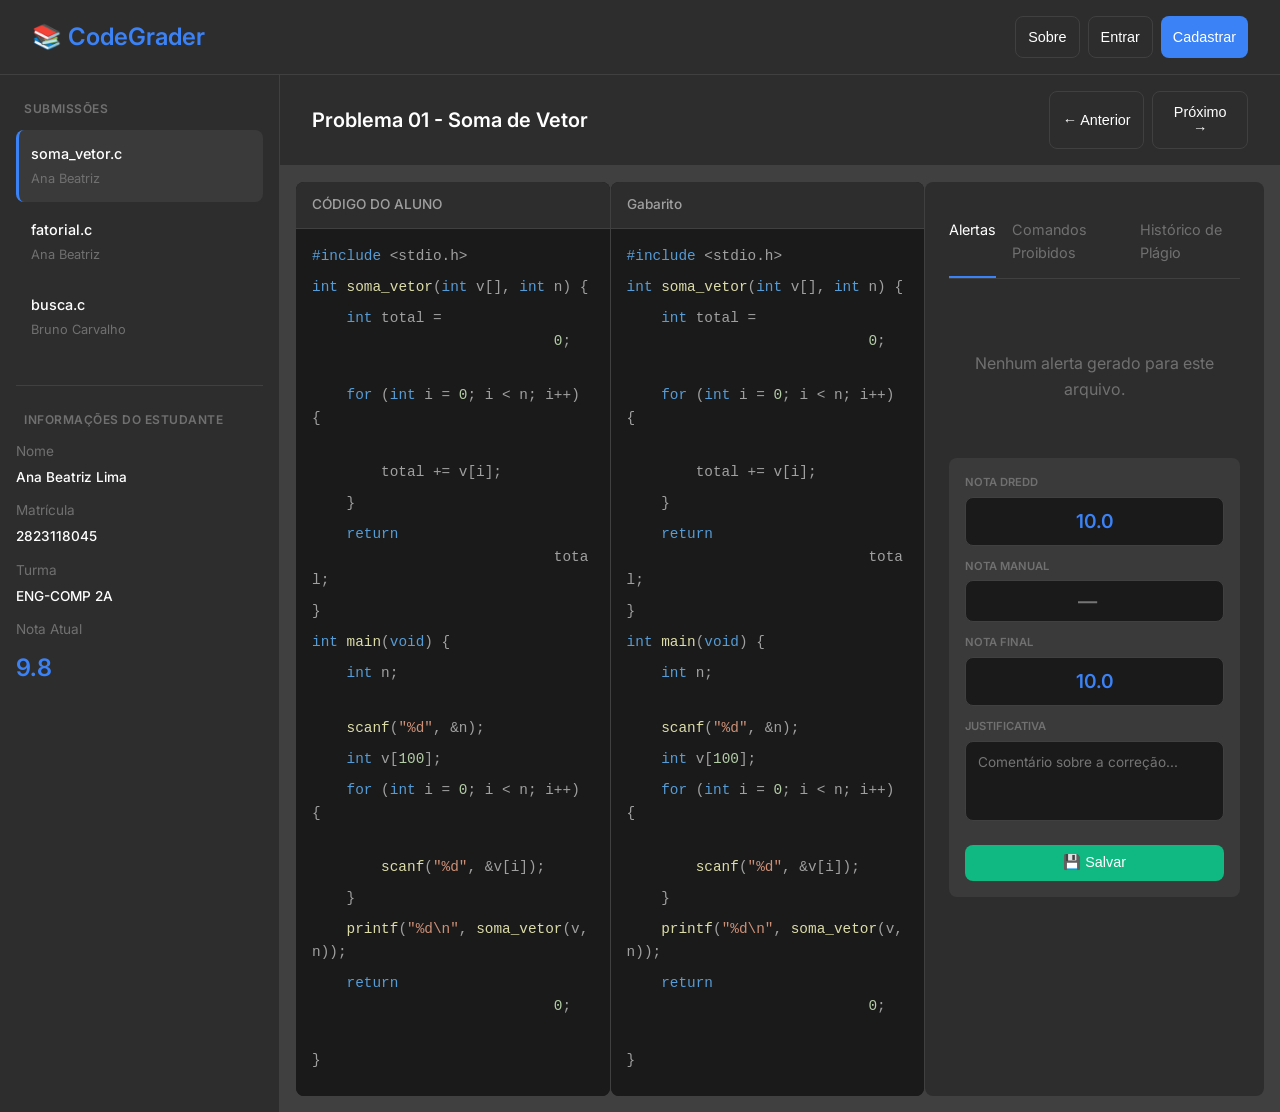
<file: CodeDesk.html>
<!DOCTYPE html>
<html lang="pt-BR">

<head>
    <meta charset="UTF-8">
    <meta name="viewport" content="width=device-width, initial-scale=1.0">
    <title>CodeGrader - Correção de Código</title>
    <link href="https://fonts.googleapis.com/css2?family=Inter:wght@400;500;600&display=swap" rel="stylesheet">
    <link rel="stylesheet" href="style.css">
</head>

<body>
    <!-- HEADER -->
    <header class="cabecalho">
        <div class="logo-codegrader">📚 CodeGrader</div>
        <div class="botoes-autenticacao">
            <button class="botao botao-secundario" id="botao-sobre">Sobre</button>
            <button class="botao botao-secundario" id="botao-entrar">Entrar</button>
            <button class="botao" id="botao-cadastrar">Cadastrar</button>
        </div>
    </header>

    <!-- LAYOUT PRINCIPAL -->
    <div class="contenedor-principal">
        <!-- SIDEBAR -->
        <aside class="barra-lateral">
            <div class="secao-barra">
                <div class="titulo-secao">Submissões</div>
                <div id="lista-submissoes">
                    <div class="item-submissao ativo" data-id-submissao="sub-001">
                        <div class="nome-arquivo">soma_vetor.c</div>
                        <div style="font-size: 0.8rem; color: var(--cor-texto-terciario);">Ana Beatriz</div>
                    </div>
                    <div class="item-submissao" data-id-submissao="sub-002">
                        <div class="nome-arquivo">fatorial.c</div>
                        <div style="font-size: 0.8rem; color: var(--cor-texto-terciario);">Ana Beatriz</div>
                    </div>
                    <div class="item-submissao" data-id-submissao="sub-003">
                        <div class="nome-arquivo">busca.c</div>
                        <div style="font-size: 0.8rem; color: var(--cor-texto-terciario);">Bruno Carvalho</div>
                    </div>
                </div>
            </div>

            <div class="info-usuario">
                <div class="titulo-secao">Informações do Estudante</div>
                <div class="label-info">Nome</div>
                <div class="valor-info" id="nome-usuario">Ana Beatriz Lima</div>

                <div class="label-info">Matrícula</div>
                <div class="valor-info" id="matricula-usuario">2823118045</div>

                <div class="label-info">Turma</div>
                <div class="valor-info" id="turma-usuario">ENG-COMP 2A</div>

                <div class="label-info">Nota Atual</div>
                <div class="nota-atual" id="nota-usuario">9.8</div>
            </div>
        </aside>

        <!-- CONTEÚDO PRINCIPAL -->
        <div class="area-conteudo">
            <!-- FAIXA SUPERIOR -->
            <div class="faixa-superior">
                <h1 class="titulo-problema">Problema 01 - Soma de Vetor</h1>
                <div class="botoes-navegacao">
                    <button class="botao botao-secundario">← Anterior</button>
                    <button class="botao botao-secundario">Próximo →</button>
                </div>
            </div>

            <!-- ÁREA DE CÓDIGO -->
            <div class="area-codigo">
                <!-- PAINEL DO CÓDIGO DO ALUNO -->
                <div class="painel-codigo">
                    <div class="cabecalho-painel">CÓDIGO DO ALUNO</div>
                    <div class="conteudo-codigo" id="codigo-aluno">
                        <div class="linha-codigo"><span class="palavra-chave">#include</span> &lt;stdio.h&gt;</div>
                        <div class="linha-codigo"></div>
                        <div class="linha-codigo"><span class="palavra-chave">int</span> <span
                                class="funcao">soma_vetor</span>(<span class="palavra-chave">int</span> v[], <span
                                class="palavra-chave">int</span> n) {</div>
                        <div class="linha-codigo">&nbsp;&nbsp;&nbsp;&nbsp;<span class="palavra-chave">int</span> total =
                            <span class="numero">0</span>;
                        </div>
                        <div class="linha-codigo">&nbsp;&nbsp;&nbsp;&nbsp;<span class="palavra-chave">for</span> (<span
                                class="palavra-chave">int</span> i = <span class="numero">0</span>; i &lt; n; i++) {
                        </div>
                        <div class="linha-codigo">&nbsp;&nbsp;&nbsp;&nbsp;&nbsp;&nbsp;&nbsp;&nbsp;total += v[i];</div>
                        <div class="linha-codigo">&nbsp;&nbsp;&nbsp;&nbsp;}</div>
                        <div class="linha-codigo">&nbsp;&nbsp;&nbsp;&nbsp;<span class="palavra-chave">return</span>
                            total;</div>
                        <div class="linha-codigo">}</div>
                        <div class="linha-codigo"></div>
                        <div class="linha-codigo"><span class="palavra-chave">int</span> <span
                                class="funcao">main</span>(<span class="palavra-chave">void</span>) {</div>
                        <div class="linha-codigo">&nbsp;&nbsp;&nbsp;&nbsp;<span class="palavra-chave">int</span> n;
                        </div>
                        <div class="linha-codigo">&nbsp;&nbsp;&nbsp;&nbsp;<span class="funcao">scanf</span>(<span
                                class="string">"%d"</span>, &amp;n);</div>
                        <div class="linha-codigo">&nbsp;&nbsp;&nbsp;&nbsp;<span class="palavra-chave">int</span> v[<span
                                class="numero">100</span>];</div>
                        <div class="linha-codigo">&nbsp;&nbsp;&nbsp;&nbsp;<span class="palavra-chave">for</span> (<span
                                class="palavra-chave">int</span> i = <span class="numero">0</span>; i &lt; n; i++) {
                        </div>
                        <div class="linha-codigo">&nbsp;&nbsp;&nbsp;&nbsp;&nbsp;&nbsp;&nbsp;&nbsp;<span
                                class="funcao">scanf</span>(<span class="string">"%d"</span>, &amp;v[i]);</div>
                        <div class="linha-codigo">&nbsp;&nbsp;&nbsp;&nbsp;}</div>
                        <div class="linha-codigo">&nbsp;&nbsp;&nbsp;&nbsp;<span class="funcao">printf</span>(<span
                                class="string">"%d\n"</span>, <span class="funcao">soma_vetor</span>(v, n));</div>
                        <div class="linha-codigo">&nbsp;&nbsp;&nbsp;&nbsp;<span class="palavra-chave">return</span>
                            <span class="numero">0</span>;
                        </div>
                        <div class="linha-codigo">}</div>
                    </div>
                </div>

                <!-- PAINEL DO GABARITO -->
                <div class="painel-codigo">
                    <div class="cabecalho-painel">Gabarito</div>
                    <div class="conteudo-codigo" id="codigo-gabarito">
                        <div class="linha-codigo"><span class="palavra-chave">#include</span> &lt;stdio.h&gt;</div>
                        <div class="linha-codigo"></div>
                        <div class="linha-codigo"><span class="palavra-chave">int</span> <span
                                class="funcao">soma_vetor</span>(<span class="palavra-chave">int</span> v[], <span
                                class="palavra-chave">int</span> n) {</div>
                        <div class="linha-codigo">&nbsp;&nbsp;&nbsp;&nbsp;<span class="palavra-chave">int</span> total =
                            <span class="numero">0</span>;
                        </div>
                        <div class="linha-codigo">&nbsp;&nbsp;&nbsp;&nbsp;<span class="palavra-chave">for</span> (<span
                                class="palavra-chave">int</span> i = <span class="numero">0</span>; i &lt; n; i++) {
                        </div>
                        <div class="linha-codigo">&nbsp;&nbsp;&nbsp;&nbsp;&nbsp;&nbsp;&nbsp;&nbsp;total += v[i];</div>
                        <div class="linha-codigo">&nbsp;&nbsp;&nbsp;&nbsp;}</div>
                        <div class="linha-codigo">&nbsp;&nbsp;&nbsp;&nbsp;<span class="palavra-chave">return</span>
                            total;</div>
                        <div class="linha-codigo">}</div>
                        <div class="linha-codigo"></div>
                        <div class="linha-codigo"><span class="palavra-chave">int</span> <span
                                class="funcao">main</span>(<span class="palavra-chave">void</span>) {</div>
                        <div class="linha-codigo">&nbsp;&nbsp;&nbsp;&nbsp;<span class="palavra-chave">int</span> n;
                        </div>
                        <div class="linha-codigo">&nbsp;&nbsp;&nbsp;&nbsp;<span class="funcao">scanf</span>(<span
                                class="string">"%d"</span>, &amp;n);</div>
                        <div class="linha-codigo">&nbsp;&nbsp;&nbsp;&nbsp;<span class="palavra-chave">int</span> v[<span
                                class="numero">100</span>];</div>
                        <div class="linha-codigo">&nbsp;&nbsp;&nbsp;&nbsp;<span class="palavra-chave">for</span> (<span
                                class="palavra-chave">int</span> i = <span class="numero">0</span>; i &lt; n; i++) {
                        </div>
                        <div class="linha-codigo">&nbsp;&nbsp;&nbsp;&nbsp;&nbsp;&nbsp;&nbsp;&nbsp;<span
                                class="funcao">scanf</span>(<span class="string">"%d"</span>, &amp;v[i]);</div>
                        <div class="linha-codigo">&nbsp;&nbsp;&nbsp;&nbsp;}</div>
                        <div class="linha-codigo">&nbsp;&nbsp;&nbsp;&nbsp;<span class="funcao">printf</span>(<span
                                class="string">"%d\n"</span>, <span class="funcao">soma_vetor</span>(v, n));</div>
                        <div class="linha-codigo">&nbsp;&nbsp;&nbsp;&nbsp;<span class="palavra-chave">return</span>
                            <span class="numero">0</span>;
                        </div>
                        <div class="linha-codigo">}</div>
                    </div>
                </div>

                <!-- PAINEL DE ANÁLISE -->
                <div class="painel-analise">
                    <div class="abas-analise">
                        <div class="aba ativa" data-aba="alertas">Alertas</div>
                        <div class="aba" data-aba="comandos">Comandos Proibidos</div>
                        <div class="aba" data-aba="historico">Histórico de Plágio</div>
                    </div>

                    <!-- ABA ALERTAS -->
                    <div id="alertas" class="conteudo-aba visivel">
                        <div class="alerta-vazio">
                            Nenhum alerta gerado para este arquivo.
                        </div>
                    </div>

                    <!-- ABA COMANDOS -->
                    <div id="comandos" class="conteudo-aba">
                        <div class="alerta-vazio">
                            Nenhum comando proibido detectado.
                        </div>
                    </div>

                    <!-- ABA HISTÓRICO -->
                    <div id="historico" class="conteudo-aba">
                        <div class="alerta-vazio">
                            Sem histórico de plágio.
                        </div>
                    </div>

                    <!-- PAINEL DE NOTAS -->
                    <div class="painel-notas">
                        <div class="secao-nota">
                            <div class="titulo-nota">Nota DREDD</div>
                            <div class="caixa-notas">10.0</div>
                        </div>

                        <div class="secao-nota">
                            <div class="titulo-nota">Nota Manual</div>
                            <input type="number" class="campo-nota" id="nota-manual-input" placeholder="—" min="0"
                                max="10" step="0.1">
                        </div>

                        <div class="secao-nota">
                            <div class="titulo-nota">Nota Final</div>
                            <div class="caixa-notas">10.0</div>
                        </div>

                        <div class="secao-nota">
                            <div class="titulo-nota">Justificativa</div>
                            <div class="area-justificativa">
                                <textarea class="textarea-justificativa" id="justificativa-correcao"
                                    placeholder="Comentário sobre a correção..."></textarea>
                            </div>
                        </div>

                        <button class="botao"
                            style="margin-top: 0.75rem; background-color: var(--cor-verde); padding: 0.6rem;">💾
                            Salvar</button>
                    </div>
                </div>
            </div>
        </div>
    </div>

    <!-- MODAL DE ENTRAR -->
    <div class="overlay-modal" id="modal-entrar">
        <div class="caixa-modal">
            <div class="titulo-modal">
                Entrar
                <button class="fechar-modal" data-modal="entrar">×</button>
            </div>
            <p class="descricao-modal">
                Acesse sua conta de professor para salvar correções.
            </p>

            <form id="formulario-entrar">
                <div class="grupo-formulario">
                    <label class="rotulo-campo">E-mail</label>
                    <input type="email" class="campo-entrada" id="email-entrar" placeholder="professor@universidade.edu"
                        required>
                </div>

                <div class="grupo-formulario">
                    <label class="rotulo-campo">Senha</label>
                    <input type="password" class="campo-entrada" id="senha-entrar" placeholder="Sua senha" required>
                </div>

                <button type="submit" class="botao">Entrar</button>
            </form>

            <div style="margin-top: 1rem; text-align: center; color: var(--cor-texto-secundario); font-size: 0.9rem;">
                Não tem conta? <a class="link-autenticacao" id="link-cadastro">Criar conta</a>
            </div>
        </div>
    </div>

    <!-- MODAL DE CADASTRAR -->
    <div class="overlay-modal" id="modal-cadastrar">
        <div class="caixa-modal">
            <div class="titulo-modal">
                Criar conta
                <button class="fechar-modal" data-modal="cadastrar">×</button>
            </div>
            <p class="descricao-modal">
                Cadastre-se para gerenciar e corrigir provas.
            </p>

            <form id="formulario-cadastrar">
                <div class="grupo-formulario">
                    <label class="rotulo-campo">Nome completo</label>
                    <input type="text" class="campo-entrada" id="nome-cadastro" placeholder="Maria Souza" required>
                </div>

                <div class="grupo-formulario">
                    <label class="rotulo-campo">E-mail</label>
                    <input type="email" class="campo-entrada" id="email-cadastro"
                        placeholder="professor@universidade.edu" required>
                </div>

                <div class="grupo-formulario">
                    <label class="rotulo-campo">Senha</label>
                    <input type="password" class="campo-entrada" id="senha-cadastro" placeholder="Mínimo 8 caracteres"
                        required>
                </div>

                <button type="submit" class="botao">Criar conta</button>
            </form>

            <div style="margin-top: 1rem; text-align: center; color: var(--cor-texto-secundario); font-size: 0.9rem;">
                Já tem conta? <a class="link-autenticacao" id="link-entrar">Entrar</a>
            </div>
        </div>
    </div>

    <!-- MODAL DE INFORMAÇÕES SOBRE ESTRUTURA -->
    <div class="overlay-modal" id="modal-sobre">
        <div class="caixa-modal modal-instrucoes">
            <div class="titulo-modal">
                Como organizar as pastas
                <button class="fechar-modal" data-modal="sobre">×</button>
            </div>

            <p class="descricao-modal">
                O CodeGrader espera uma estrutura de pastas específica para associar cada submissão ao seu gabarito
                automaticamente.
            </p>

            <div class="secao-instrucoes">
                <div class="numero-instrucao">1. Pasta raiz da prova</div>
                <div class="texto-instrucao">
                    Crie uma pasta para a prova (ex.: <code>prova-01/</code>). Dentro dela ficam duas subpastas
                    obrigatórias: <code>submissoes/</code> e <code>gabaritos/</code>.
                </div>
            </div>

            <div class="secao-instrucoes">
                <div class="numero-instrucao">2. Submissões por aluno</div>
                <div class="texto-instrucao">
                    Em <code>submissoes/</code>, crie uma pasta por aluno usando a matrícula ou o nome. Cada arquivo
                    deve começar com um cabeçalho de identificação seguido do código.
                </div>
            </div>

            <div class="secao-instrucoes">
                <div class="numero-instrucao">3. Gabaritos por problema</div>
                <div class="texto-instrucao">
                    Em <code>gabaritos/</code>, salve um arquivo por problema. O nome do arquivo deve corresponder ao
                    identificador do problema presente no cabeçalho da submissão (ex.: <code>p01</code>).
                </div>
            </div>

            <div class="estrutura-esperada">
                prova-01/
                ├── submissoes/
                │ ├── ana-silva/
                │ │ ├── p01.c
                │ │ └── p02.c
                │ ├── bruno-costa/
                │ │ ├── p01.c
                │ │ └── p03.c
                │ |── carla-souza/
                | ├── p01.c
                │ ├── p02.c
                │ └── p03.c
                └── gabaritos/
                ├── p01.c
                ├── p02.c
                └── p03.c
            </div>

            <button class="botao" id="botao-fechar-instrucoes" style="margin-top: 1rem;">Entendi</button>
        </div>
    </div>

    <script src="scripts.js"></script>
</body>

</html>
</file>
<file: style.css>
* {
            margin: 0;
            padding: 0;
            box-sizing: border-box;
        }

        :root {
            --cor-fundo-primario: #1a1a1a;
            --cor-fundo-secundario: #2d2d2d;
            --cor-fundo-terciario: #3a3a3a;
            --cor-texto-primario: #ffffff;
            --cor-texto-secundario: #a0a0a0;
            --cor-texto-terciario: #707070;
            --cor-borda: #404040;
            --cor-azul: #3b82f6;
            --cor-azul-escuro: #2563eb;
            --cor-verde: #10b981;
            --cor-vermelho: #ef4444;
            --cor-amarelo: #f59e0b;
            --raio-borda: 8px;
        }

        body {
            font-family: 'Inter', sans-serif;
            background-color: var(--cor-fundo-primario);
            color: var(--cor-texto-primario);
            line-height: 1.6;
        }

        /* HEADER */
        .cabecalho {
            display: flex;
            justify-content: space-between;
            align-items: center;
            padding: 1rem 2rem;
            background-color: var(--cor-fundo-secundario);
            border-bottom: 1px solid var(--cor-borda);
        }

        .logo-codegrader {
            font-size: 1.5rem;
            font-weight: 600;
            color: var(--cor-azul);
        }

        .botoes-autenticacao {
            display: flex;
            gap: 0.5rem;
        }

        /* LAYOUT PRINCIPAL */
        .contenedor-principal {
            display: flex;
            min-height: calc(100vh - 60px);
        }

        /* SIDEBAR */
        .barra-lateral {
            width: 280px;
            background-color: var(--cor-fundo-secundario);
            border-right: 1px solid var(--cor-borda);
            padding: 1.5rem 1rem;
            overflow-y: auto;
        }

        .secao-barra {
            margin-bottom: 2rem;
        }

        .titulo-secao {
            font-size: 0.75rem;
            font-weight: 600;
            text-transform: uppercase;
            color: var(--cor-texto-terciario);
            margin-bottom: 0.75rem;
            padding: 0 0.5rem;
            letter-spacing: 0.5px;
        }

        .item-submissao {
            padding: 0.75rem;
            border-radius: var(--raio-borda);
            cursor: pointer;
            margin-bottom: 0.25rem;
            transition: background-color 0.2s;
            border-left: 3px solid transparent;
        }

        .item-submissao:hover {
            background-color: var(--cor-fundo-terciario);
        }

        .item-submissao.ativo {
            background-color: var(--cor-fundo-terciario);
            border-left-color: var(--cor-azul);
        }

        .nome-arquivo {
            font-size: 0.9rem;
            color: var(--cor-texto-primario);
            font-weight: 500;
            margin-bottom: 0.25rem;
        }

        .info-usuario {
            margin-top: 2rem;
            padding-top: 1.5rem;
            border-top: 1px solid var(--cor-borda);
            font-size: 0.85rem;
        }

        .label-info {
            color: var(--cor-texto-terciario);
            display: block;
            margin-bottom: 0.25rem;
        }

        .valor-info {
            color: var(--cor-texto-primario);
            font-weight: 500;
            margin-bottom: 0.75rem;
        }

        .nota-atual {
            font-size: 1.5rem;
            font-weight: 600;
            color: var(--cor-azul);
            margin-top: 0.5rem;
        }

        /* CONTEÚDO PRINCIPAL */
        .area-conteudo {
            flex: 1;
            display: flex;
            flex-direction: column;
            overflow: hidden;
        }

        .faixa-superior {
            display: flex;
            justify-content: space-between;
            align-items: center;
            padding: 1rem 2rem;
            background-color: var(--cor-fundo-secundario);
            border-bottom: 1px solid var(--cor-borda);
        }

        .titulo-problema {
            font-size: 1.25rem;
            font-weight: 600;
        }

        .botoes-navegacao {
            display: flex;
            gap: 0.5rem;
        }

        /* VISUALIZADOR DE CÓDIGO */
        .area-codigo {
            flex: 1;
            display: flex;
            overflow: hidden;
            gap: 1px;
            background-color: var(--cor-borda);
            padding: 1rem;
        }

        .painel-codigo {
            flex: 1;
            background-color: var(--cor-fundo-primario);
            border-radius: var(--raio-borda);
            overflow: hidden;
            display: flex;
            flex-direction: column;
        }

        .cabecalho-painel {
            background-color: var(--cor-fundo-secundario);
            padding: 0.75rem 1rem;
            border-bottom: 1px solid var(--cor-borda);
            font-size: 0.85rem;
            font-weight: 500;
            color: var(--cor-texto-secundario);
        }

        .conteudo-codigo {
            flex: 1;
            overflow-y: auto;
            padding: 1rem;
            font-family: 'Courier New', monospace;
            font-size: 0.9rem;
            color: var(--cor-texto-primario);
            background-color: var(--cor-fundo-primario);
        }

        .linha-codigo {
            margin-bottom: 0.5rem;
            color: #a0a0a0;
            white-space: pre-wrap;
            word-break: break-all;
        }

        .palavra-chave { color: #569cd6; font-weight: 500; }
        .string { color: #ce9178; }
        .numero { color: #b5cea8; }
        .comentario { color: #6a9955; }
        .funcao { color: #dcdcaa; }

        /* PAINEL DE ANÁLISE */
        .painel-analise {
            flex: 0 0 35%;
            background-color: var(--cor-fundo-secundario);
            border-radius: var(--raio-borda);
            padding: 1.5rem;
            display: flex;
            flex-direction: column;
            gap: 1.5rem;
            overflow-y: auto;
        }

        .abas-analise {
            display: flex;
            gap: 1rem;
            border-bottom: 1px solid var(--cor-borda);
            margin-bottom: 1rem;
        }

        .aba {
            padding: 0.75rem 0;
            border-bottom: 2px solid transparent;
            cursor: pointer;
            color: var(--cor-texto-terciario);
            font-size: 0.9rem;
            transition: all 0.2s;
        }

        .aba.ativa {
            border-bottom-color: var(--cor-azul);
            color: var(--cor-texto-primario);
        }

        .conteudo-aba {
            display: none;
        }

        .conteudo-aba.visivel {
            display: block;
        }

        .alerta-item {
            background-color: var(--cor-fundo-terciario);
            padding: 0.75rem;
            border-radius: var(--raio-borda);
            border-left: 3px solid var(--cor-vermelho);
            font-size: 0.85rem;
            margin-bottom: 0.5rem;
        }

        .alerta-vazio {
            text-align: center;
            color: var(--cor-texto-terciario);
            padding: 2rem 0;
        }

        /* PAINEL DE NOTAS */
        .painel-notas {
            background-color: var(--cor-fundo-terciario);
            border-radius: var(--raio-borda);
            padding: 1rem;
        }

        .secao-nota {
            margin-bottom: 0.75rem;
        }

        .titulo-nota {
            font-size: 0.7rem;
            font-weight: 600;
            text-transform: uppercase;
            color: var(--cor-texto-terciario);
            margin-bottom: 0.3rem;
        }

        .caixa-notas {
            background-color: var(--cor-fundo-primario);
            padding: 0.5rem;
            border-radius: var(--raio-borda);
            border: 1px solid var(--cor-borda);
            font-size: 1.2rem;
            font-weight: 600;
            color: var(--cor-azul);
            text-align: center;
            min-height: 40px;
            display: flex;
            align-items: center;
            justify-content: center;
        }

        .campo-nota {
            background-color: var(--cor-fundo-primario);
            padding: 0.5rem;
            border-radius: var(--raio-borda);
            border: 1px solid var(--cor-borda);
            color: var(--cor-texto-primario);
            font-family: inherit;
            font-size: 1.2rem;
            font-weight: 600;
            text-align: center;
            width: 100%;
        }

        .campo-nota:focus {
            outline: none;
            border-color: var(--cor-azul);
            box-shadow: 0 0 0 3px rgba(59, 130, 246, 0.1);
        }

        .area-justificativa {
            background-color: var(--cor-fundo-primario);
            padding: 0.75rem;
            border-radius: var(--raio-borda);
            border: 1px solid var(--cor-borda);
            min-height: 80px;
            max-height: 120px;
        }

        .textarea-justificativa {
            width: 100%;
            height: 100%;
            background: transparent;
            border: none;
            color: var(--cor-texto-primario);
            font-family: inherit;
            font-size: 0.85rem;
            resize: none;
            outline: none;
        }

        /* MODALS */
        .overlay-modal {
            display: none;
            position: fixed;
            top: 0;
            left: 0;
            right: 0;
            bottom: 0;
            background-color: rgba(0, 0, 0, 0.7);
            z-index: 1000;
            align-items: center;
            justify-content: center;
        }

        .overlay-modal.visivel {
            display: flex;
        }

        .caixa-modal {
            background-color: var(--cor-fundo-secundario);
            border-radius: var(--raio-borda);
            padding: 2rem;
            max-width: 500px;
            width: 90%;
            box-shadow: 0 20px 60px rgba(0, 0, 0, 0.5);
            animation: aparecer 0.3s ease;
        }

        @keyframes aparecer {
            from {
                opacity: 0;
                transform: scale(0.95);
            }
            to {
                opacity: 1;
                transform: scale(1);
            }
        }

        .titulo-modal {
            font-size: 1.25rem;
            font-weight: 600;
            margin-bottom: 1rem;
            display: flex;
            justify-content: space-between;
            align-items: center;
        }

        .fechar-modal {
            background: none;
            border: none;
            color: var(--cor-texto-secundario);
            font-size: 1.5rem;
            cursor: pointer;
            padding: 0;
            width: 30px;
            height: 30px;
            display: flex;
            align-items: center;
            justify-content: center;
        }

        .fechar-modal:hover {
            color: var(--cor-texto-primario);
        }

        .descricao-modal {
            color: var(--cor-texto-secundario);
            font-size: 0.9rem;
            margin-bottom: 1.5rem;
            line-height: 1.5;
        }

        .grupo-formulario {
            margin-bottom: 1.5rem;
        }

        .rotulo-campo {
            display: block;
            font-size: 0.85rem;
            font-weight: 500;
            margin-bottom: 0.5rem;
            color: var(--cor-texto-primario);
        }

        .campo-entrada {
            width: 100%;
            padding: 0.75rem;
            background-color: var(--cor-fundo-primario);
            border: 1px solid var(--cor-borda);
            border-radius: var(--raio-borda);
            color: var(--cor-texto-primario);
            font-family: inherit;
            font-size: 0.9rem;
            transition: border-color 0.2s;
        }

        .campo-entrada:focus {
            outline: none;
            border-color: var(--cor-azul);
            box-shadow: 0 0 0 3px rgba(59, 130, 246, 0.1);
        }

        .campo-entrada::placeholder {
            color: var(--cor-texto-terciario);
        }

        .botao {
            width: 100%;
            padding: 0.75rem;
            background-color: var(--cor-azul);
            color: white;
            border: none;
            border-radius: var(--raio-borda);
            font-size: 0.9rem;
            font-weight: 500;
            cursor: pointer;
            transition: background-color 0.2s;
        }

        .botao:hover {
            background-color: var(--cor-azul-escuro);
        }

        .botao:active {
            transform: scale(0.98);
        }

        .botao-secundario {
            background-color: transparent;
            border: 1px solid var(--cor-borda);
            color: var(--cor-texto-primario);
        }

        .botao-secundario:hover {
            background-color: var(--cor-fundo-terciario);
        }

        .link-autenticacao {
            color: var(--cor-azul);
            text-decoration: none;
            cursor: pointer;
            font-weight: 500;
        }

        .link-autenticacao:hover {
            text-decoration: underline;
        }

        /* MODAL DE INSTRUÇÃO */
        .modal-instrucoes {
            max-width: 700px;
        }

        .estrutura-esperada {
            background-color: var(--cor-fundo-primario);
            padding: 1rem;
            border-radius: var(--raio-borda);
            border: 1px solid var(--cor-borda);
            font-family: 'Courier New', monospace;
            font-size: 0.8rem;
            color: var(--cor-texto-secundario);
            margin-top: 1rem;
            line-height: 1.8;
        }

        .secao-instrucoes {
            margin-bottom: 1.5rem;
        }

        .numero-instrucao {
            font-weight: 600;
            color: var(--cor-azul);
            margin-bottom: 0.5rem;
        }

        .texto-instrucao {
            font-size: 0.9rem;
            color: var(--cor-texto-secundario);
            line-height: 1.6;
        }

        /* RESPONSIVIDADE */
        @media (max-width: 1200px) {
            .area-codigo {
                flex-direction: column;
            }

            .painel-analise {
                flex: 0 0 40%;
                margin-top: 1rem;
            }
        }

        @media (max-width: 768px) {
            .contenedor-principal {
                flex-direction: column;
            }

            .barra-lateral {
                width: 100%;
                border-right: none;
                border-bottom: 1px solid var(--cor-borda);
            }

            .cabecalho {
                flex-direction: column;
                gap: 1rem;
            }
        }

        /* SCROLLBAR */
        ::-webkit-scrollbar {
            width: 8px;
            height: 8px;
        }

        ::-webkit-scrollbar-track {
            background: var(--cor-fundo-primario);
        }

        ::-webkit-scrollbar-thumb {
            background: var(--cor-borda);
            border-radius: 4px;
        }

        ::-webkit-scrollbar-thumb:hover {
            background: var(--cor-texto-terciario);
        }
</file>
